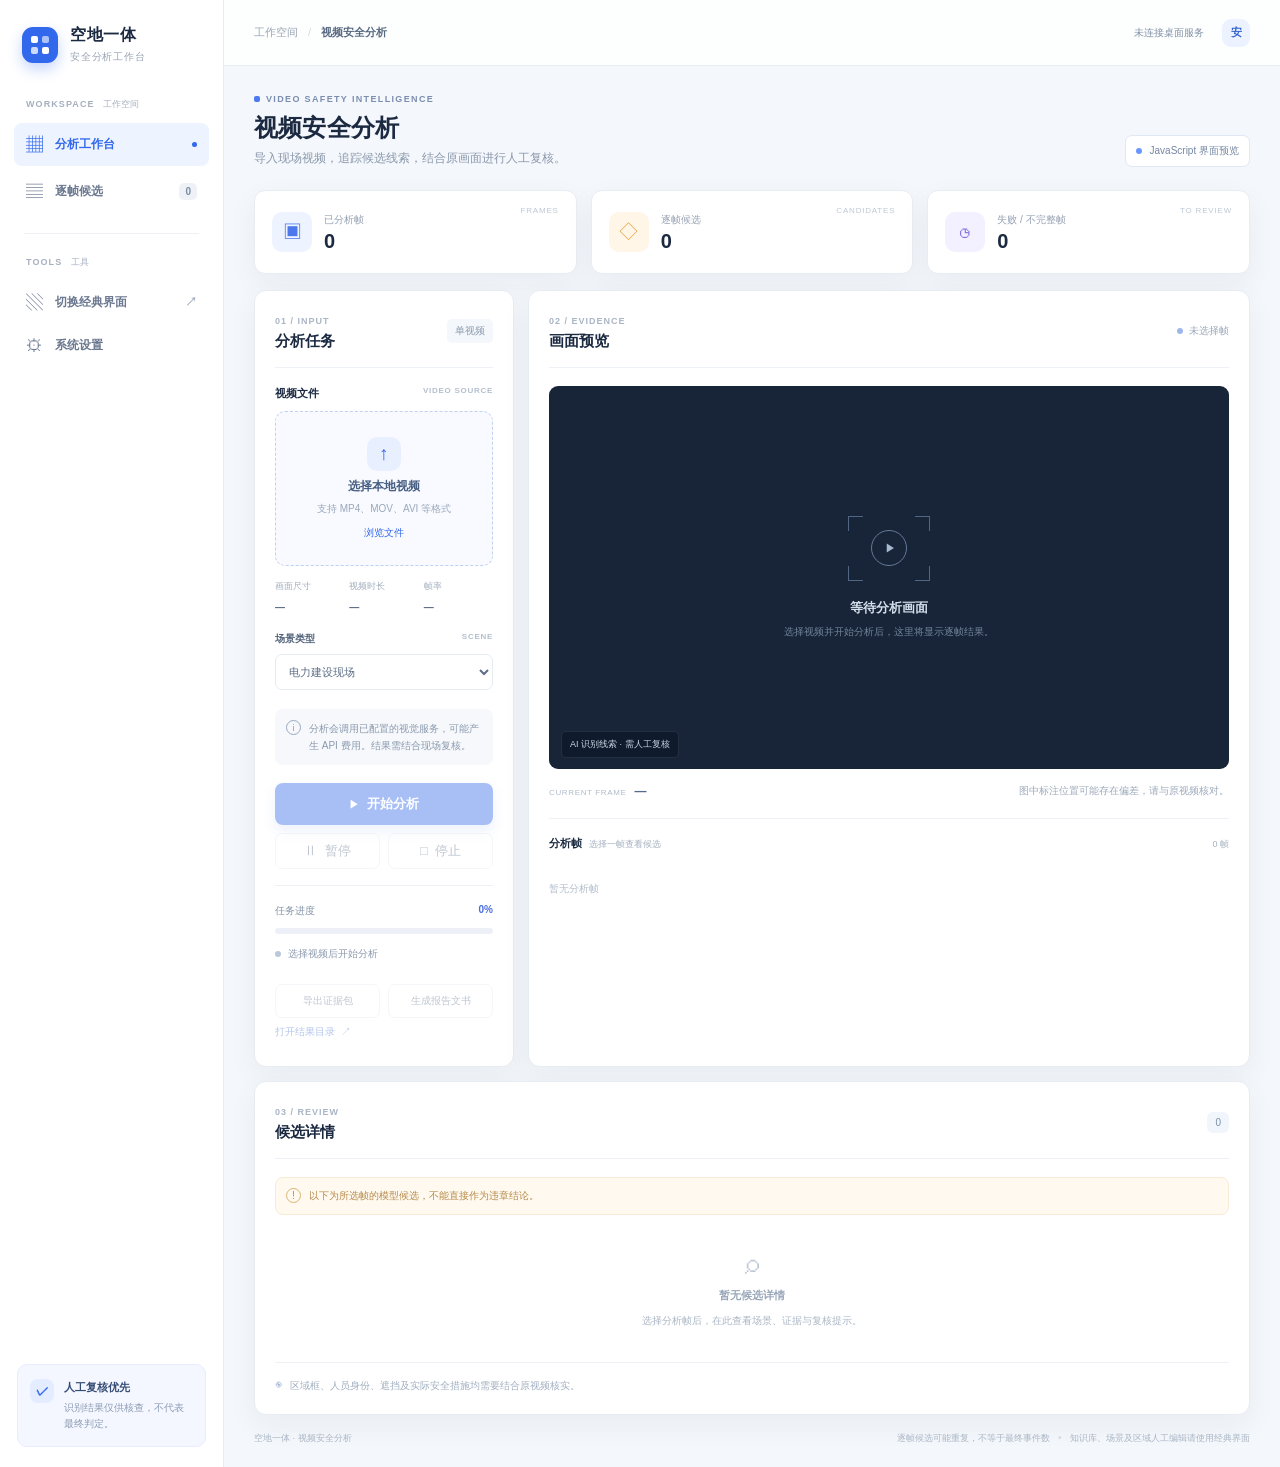
<file: ui/web/index.html>
<!doctype html>
<html lang="zh-CN">
<head>
  <meta charset="utf-8">
  <meta name="viewport" content="width=device-width, initial-scale=1">
  <meta http-equiv="Content-Security-Policy" content="default-src 'none'; script-src 'self' qrc:; style-src 'self'; img-src data:; connect-src 'none'; object-src 'none'; base-uri 'none'; form-action 'none'">
  <title>施工视频安全分析 · 工作台</title>
  <link rel="stylesheet" href="styles.css">
  <script defer src="qrc:///qtwebchannel/qwebchannel.js"></script>
  <script defer src="view_model.js"></script>
  <script defer src="app.js"></script>
</head>
<body>
  <div class="app-shell">
    <aside class="sidebar" aria-label="主导航">
      <div class="brand">
        <div class="brand-mark" aria-hidden="true"><span></span><span></span><span></span><span></span></div>
        <div><strong>空地一体</strong><small>安全分析工作台</small></div>
      </div>
      <div class="nav-caption">WORKSPACE <span>工作空间</span></div>
      <nav class="navigation">
        <button class="nav-item active" data-scroll="workspace" type="button"><span class="nav-symbol">▦</span>分析工作台<span class="nav-dot"></span></button>
        <button class="nav-item" data-scroll="review" type="button"><span class="nav-symbol">▤</span>逐帧候选<span id="sidebar-count" class="nav-count">0</span></button>
      </nav>
      <div class="sidebar-divider"></div>
      <div class="nav-caption">TOOLS <span>工具</span></div>
      <button id="legacy" class="nav-item" type="button"><span class="nav-symbol">▧</span>切换经典界面<span class="nav-arrow">↗</span></button>
      <button id="settings" class="nav-item" type="button"><span class="nav-symbol">⚙</span>系统设置</button>
      <div class="sidebar-bottom">
        <div class="safety-icon">✓</div>
        <div><strong>人工复核优先</strong><p>识别结果仅供核查，不代表最终判定。</p></div>
      </div>
    </aside>

    <main class="main-content" id="workspace">
      <header class="topbar">
        <div class="breadcrumb"><span>工作空间</span><span class="slash">/</span><strong>视频安全分析</strong></div>
        <div class="top-actions"><span id="bridge-status" class="connection"><i></i>正在连接界面</span><span class="avatar">安</span></div>
      </header>

      <section class="content">
        <div class="heading-row">
          <div><div class="eyebrow"><span class="eyebrow-dot"></span> VIDEO SAFETY INTELLIGENCE</div><h1>视频安全分析</h1><p>导入现场视频，追踪候选线索，结合原画面进行人工复核。</p></div>
          <div class="version-tag"><span class="version-pulse"></span> JavaScript 界面预览</div>
        </div>

        <div class="metrics" aria-label="当前任务统计">
          <div class="metric"><div class="metric-icon blue">▣</div><div><span>已分析帧</span><strong id="stat-frames">0</strong></div><small>FRAMES</small></div>
          <div class="metric"><div class="metric-icon amber">◇</div><div><span>逐帧候选</span><strong id="stat-candidates">0</strong></div><small>CANDIDATES</small></div>
          <div class="metric"><div class="metric-icon violet">◷</div><div><span>失败 / 不完整帧</span><strong id="stat-incomplete">0</strong></div><small>TO REVIEW</small></div>
        </div>

        <div class="work-grid">
          <section class="panel task-panel" aria-labelledby="task-title">
            <div class="panel-heading"><div><span class="section-index">01 / INPUT</span><h2 id="task-title">分析任务</h2></div><span class="panel-badge">单视频</span></div>
            <div class="section-rule"></div>
            <div class="field-label">视频文件 <span>VIDEO SOURCE</span></div>
            <button id="choose-video" class="upload" type="button">
              <span class="upload-icon">↑</span><strong id="video-name">选择本地视频</strong><span id="video-meta">支持 MP4、MOV、AVI 等格式</span><em>浏览文件</em>
            </button>
            <div class="source-facts"><div><span>画面尺寸</span><strong id="video-size">—</strong></div><div><span>视频时长</span><strong id="video-duration">—</strong></div><div><span>帧率</span><strong id="video-fps">—</strong></div></div>
            <label class="scene-label" for="scene">场景类型 <span>SCENE</span></label>
            <select id="scene" class="scene-select"><option>电力建设现场</option><option>电力检修现场</option><option>变电站作业</option><option>输电线路作业</option><option>配电作业</option><option>电缆井作业</option><option>通用安全检查</option></select>
            <div class="task-note"><span class="note-icon">i</span><p>分析会调用已配置的视觉服务，可能产生 API 费用。结果需结合现场复核。</p></div>
            <div class="controls"><button id="start" class="primary-btn" type="button" disabled><span>▶</span>开始分析</button><div class="secondary-controls"><button id="pause" type="button" disabled>Ⅱ&nbsp; 暂停</button><button id="stop" type="button" disabled>□&nbsp; 停止</button></div></div>
            <div class="section-rule"></div>
            <div class="progress-heading"><span>任务进度</span><strong id="progress-number">0%</strong></div>
            <div class="progress-track"><div id="progress-bar" class="progress-fill"></div></div>
            <div class="task-status"><span id="status-dot" class="status-dot"></span><span id="status-message" aria-live="polite">选择视频后开始分析</span></div>
            <div class="export-controls"><button id="export-evidence" type="button" disabled>导出证据包</button><button id="export-notice" type="button" disabled>生成报告文书</button></div>
            <button id="open-output" class="text-link" type="button" disabled>打开结果目录 <span>↗</span></button>
          </section>

          <section class="panel canvas-panel" aria-labelledby="preview-title">
            <div class="panel-heading"><div><span class="section-index">02 / EVIDENCE</span><h2 id="preview-title">画面预览</h2></div><div class="frame-indicator"><span></span><span id="frame-label">未选择帧</span></div></div>
            <div class="section-rule"></div>
            <div class="preview-stage"><img id="preview-image" alt="选中视频帧的候选标注画面" hidden><div id="preview-empty" class="preview-empty"><div class="preview-graphic"><span class="corner tl"></span><span class="corner tr"></span><span class="corner bl"></span><span class="corner br"></span><span class="play-triangle">▶</span></div><strong>等待分析画面</strong><p>选择视频并开始分析后，这里将显示逐帧结果。</p></div><div class="preview-disclaimer">AI 识别线索 · 需人工复核</div></div>
            <div class="preview-footer"><div><span class="footer-label">CURRENT FRAME</span><strong id="selected-time">—</strong></div><p>图中标注位置可能存在偏差，请与原视频核对。</p></div>
            <div class="timeline-heading"><div><strong>分析帧</strong><span>选择一帧查看候选</span></div><span id="frame-total">0 帧</span></div>
            <div id="frame-list" class="frame-list"><div class="frame-empty">暂无分析帧</div></div>
          </section>

          <section id="review" class="panel review-panel" aria-labelledby="review-title">
            <div class="panel-heading"><div><span class="section-index">03 / REVIEW</span><h2 id="review-title">候选详情</h2></div><span class="review-count" id="selected-count">0</span></div>
            <div class="section-rule"></div>
            <div class="review-banner"><span>!</span><p>以下为所选帧的模型候选，不能直接作为违章结论。</p></div>
            <div id="candidate-list" class="candidate-list"><div class="candidate-empty"><span>⌕</span><strong>暂无候选详情</strong><p>选择分析帧后，在此查看场景、证据与复核提示。</p></div></div>
            <div class="review-foot"><span class="review-foot-icon">◉</span><p>区域框、人员身份、遮挡及实际安全措施均需要结合原视频核实。</p></div>
          </section>
        </div>
        <footer class="page-footer"><span>空地一体 · 视频安全分析</span><span>逐帧候选可能重复，不等于最终事件数 <b>•</b> 知识库、场景及区域人工编辑请使用经典界面</span></footer>
      </section>
    </main>
  </div>
</body>
</html>
</file>
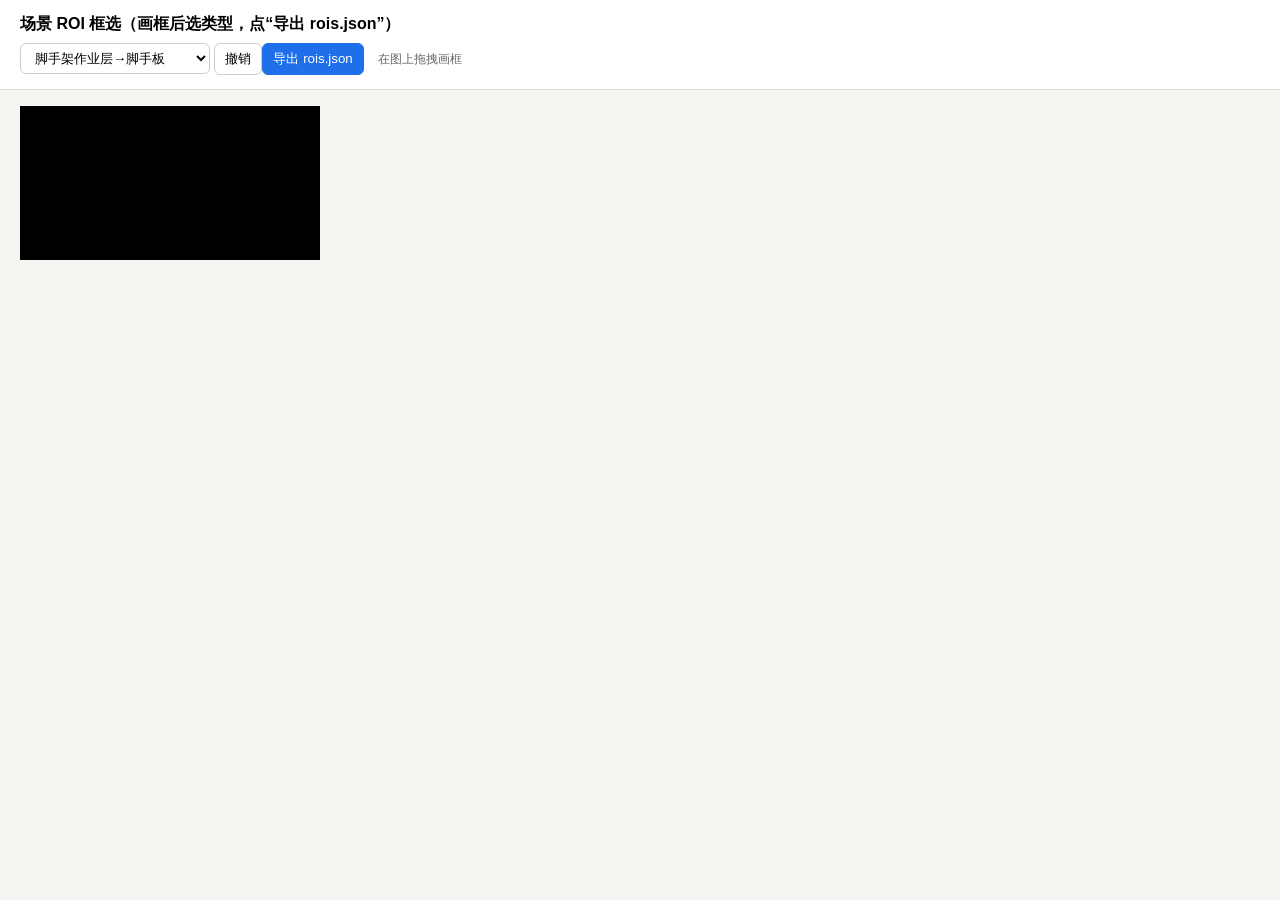
<file: ui/roi_editor_template.html>
<!DOCTYPE html><html lang="zh"><head><meta charset="utf-8"><title>场景 ROI 框选</title>
<style>body{margin:0;background:#f5f5f2;font-family:"Microsoft YaHei",sans-serif}
header{padding:14px 20px;background:#fff;border-bottom:1px solid #ddd;position:sticky;top:0;z-index:9}
h1{font-size:16px;margin:0 0 8px}button,select{padding:6px 10px;border:1px solid #ccc;border-radius:6px;background:#fff}
button.primary{background:#1f6feb;color:#fff;border-color:#1f6feb}
#wrap{position:relative;display:inline-block;margin:16px 20px;background:#000}
canvas{cursor:crosshair}
.tag{position:absolute;font-size:11px;color:#fff;background:#1f6feb;padding:1px 4px;border-radius:3px}
</style></head><body>
<header><h1>场景 ROI 框选（画框后选类型，点“导出 rois.json”）</h1>
<select id="t"><option value="scaffold">脚手架作业层→脚手板</option>
<option value="edge">楼层/屋面边缘→临边堆料</option>
<option value="cable">电缆走向→拖地/泡水</option>
<option value="overhead">机械/架体→外电线路距离</option></select>
<button id="undo">撤销</button><button class="primary" id="exp">导出 rois.json</button>
<span id="hint" style="margin-left:10px;color:#666;font-size:12px">在图上拖拽画框</span></header>
<div id="wrap"><canvas id="c"></canvas></div>
<script>
const IMG="[data-uri]"; const F="__FRAME__";
const img=new Image(),cv=document.getElementById('c'),ctx=cv.getContext('2d');
let rects=[],cur=null,scale=1;
img.onload=()=>{const maxW=Math.min(1200,img.width);scale=maxW/img.width;cv.width=img.width*scale;cv.height=img.height*scale;ctx.drawImage(img,0,0,cv.width,cv.height);};
img.src=IMG;
function redraw(){ctx.drawImage(img,0,0,cv.width,cv.height);ctx.lineWidth=2;ctx.font='13px sans-serif';
 for(const r of rects){ctx.strokeStyle=r.type==='scaffold'?'#1f6feb':r.type==='edge'?'#d97706':r.type==='cable'?'#7c3aed':'#dc2626';ctx.strokeRect(r.x,r.y,r.w,r.h);ctx.fillStyle=ctx.strokeStyle;ctx.fillText(r.type,r.x+2,r.y-4);}
 if(cur){ctx.strokeStyle='#0f9d58';ctx.strokeRect(cur.x,cur.y,cur.w,cur.h);}}
cv.onmousedown=e=>{const b=cv.getBoundingClientRect();cur={x:e.clientX-b.left,y:e.clientY-b.top,w:0,h:0};};
cv.onmousemove=e=>{if(!cur)return;const b=cv.getBoundingClientRect();cur.w=e.clientX-b.left-cur.x;cur.h=e.clientY-b.top-cur.y;redraw();};
cv.onmouseup=()=>{if(cur&&Math.abs(cur.w)>8&&Math.abs(cur.h)>8){const r={type:document.getElementById('t').value,x:Math.min(cur.x,cur.x+cur.w),y:Math.min(cur.y,cur.y+cur.h),w:Math.abs(cur.w),h:Math.abs(cur.h)};rects.push(r);}cur=null;redraw();};
document.getElementById('undo').onclick=()=>{rects.pop();redraw();};
document.getElementById('exp').onclick=()=>{const rois=rects.map(r=>({type:r.type,box:[Math.round(r.x/scale),Math.round(r.y/scale),Math.round((r.x+r.w)/scale),Math.round((r.y+r.h)/scale)]}));
 const data={video:"__VID__",frame:F,rois};const a=document.createElement('a');a.href=URL.createObjectURL(new Blob([JSON.stringify(data,null,2)],{type:'application/json'}));a.download='rois.json';a.click();};
</script></body></html>
</file>
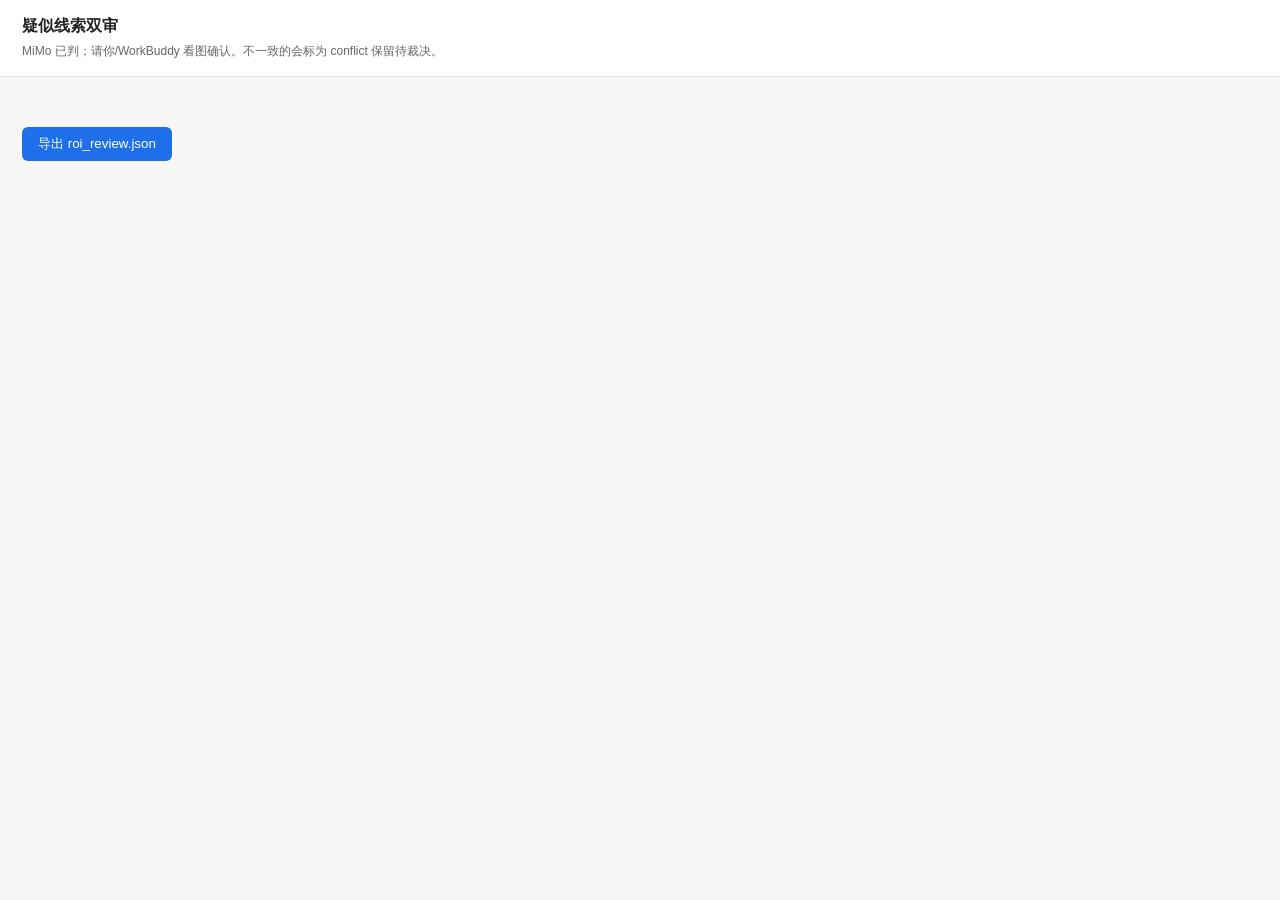
<file: ui/roi_review_template.html>
<!DOCTYPE html><html lang="zh"><head><meta charset="utf-8"><title>疑似线索双审</title>
<style>body{margin:0;background:#f6f6f4;font-family:"Microsoft YaHei",sans-serif;color:#222}
header{padding:16px 22px;background:#fff;border-bottom:1px solid #e5e5e0}
h1{font-size:16px;margin:0 0 6px}.sub{font-size:12px;color:#666}
.grid{display:grid;grid-template-columns:repeat(auto-fill,minmax(320px,1fr));gap:14px;padding:18px 22px}
.card{background:#fff;border:1px solid #e5e5e0;border-radius:10px;overflow:hidden}
.card img{width:100%;height:220px;object-fit:cover;display:block}
.body{padding:10px 12px}.t{font-size:14px;font-weight:600}.m{font-size:12px;color:#666;margin:4px 0 10px}
.btns{display:flex;gap:8px}button{flex:1;padding:6px;border:1px solid #ccc;border-radius:6px;background:#fff;cursor:pointer}
button.sel-ok{background:#1a7f37;color:#fff;border-color:#1a7f37}button.sel-no{background:#c62828;color:#fff;border-color:#c62828}
footer{padding:14px 22px}button.exp{padding:8px 16px;background:#1f6feb;color:#fff;border:none;border-radius:6px}
</style></head><body>
<header><h1>疑似线索双审</h1><div class="sub">MiMo 已判；请你/WorkBuddy 看图确认。不一致的会标为 conflict 保留待裁决。</div></header>
<div class="grid" id="g"></div><footer><button class="exp" id="exp">导出 roi_review.json</button></footer>
<script>
const D=__DATA__; const ans={};
const g=document.getElementById('g');
for(const d of D){
  const el=document.createElement('div');el.className='card';
  el.innerHTML=`<img src="${d.img}"><div class="body"><div class="t">${d.title}</div>
   <div class="m">MiMo：${d.state}（${d.votes}）· ${d.frame}</div>
   <div class="btns"><button data-k="${d.key}" data-v="agree">同意</button>
   <button data-k="${d.key}" data-v="disagree">不同意</button></div></div>`;
  g.appendChild(el);
}
document.querySelectorAll('button[data-v]').forEach(b=>b.onclick=()=>{
  const k=b.dataset.k,v=b.dataset.v; ans[k]=v;
  b.parentElement.querySelectorAll('button').forEach(x=>x.classList.remove('sel-ok','sel-no'));
  b.classList.add(v==='agree'?'sel-ok':'sel-no');
});
document.getElementById('exp').onclick=()=>{
  const a=document.createElement('a');a.href=URL.createObjectURL(new Blob([JSON.stringify(ans,null,2)],{type:'application/json'}));
  a.download='roi_review.json';a.click();};
</script></body></html>
</file>
<file: ui/web/styles.css>
:root {
  --navy:#172640;
  --ink:#1b2941;
  --muted:#8793a6;
  --line:#e8edf4;
  --bg:#f4f7fb;
  --blue:#3268ec;
  --blue-dark:#2856cf;
  --shadow:0 10px 30px rgba(35,57,94,.055)
}
.scene-label {
  display:block;
  font-size:10px;
  font-weight:700;
  color:#53637b;
  margin-top:18px;
  margin-bottom:8px
}
.scene-label span {
  float:right;
  color:#b3bfce;
  font-size:8px;
  letter-spacing:.09em
}
.scene-select {
  height:36px;
  width:100%;
  border:1px solid #e5ebf3;
  border-radius:7px;
  background:#fff;
  color:#5d6e86;
  padding:0 9px;
  font:inherit;
  font-size:11px
}
.scene-select:disabled {
  opacity:.55
}
.export-controls {
  display:grid;
  grid-template-columns:1fr 1fr;
  gap:8px;
  margin-top:8px
}
.export-controls button {
  height:34px;
  border:1px solid #e5ebf3;
  border-radius:7px;
  background:#fff;
  color:#687a93;
  font-size:10px
}
.candidate-card h3,.candidate-location,#status-message {
  overflow-wrap:anywhere;
  min-width:0
}
* {
  box-sizing:border-box
}
html {
  scroll-behavior:smooth
}
body {
  margin:0;
  background:var(--bg);
  font-family:"Microsoft YaHei","Segoe UI",sans-serif;
  color:var(--ink);
  font-size:13px
}
button {
  font:inherit;
  cursor:pointer
}
button:disabled {
  cursor:not-allowed;
  opacity:.42
}
[hidden] {
  display:none!important
}
.app-shell {
  min-height:100vh;
  display:flex
}
.sidebar {
  width:224px;
  flex:none;
  background:#fff;
  border-right:1px solid #e7ecf4;
  display:flex;
  flex-direction:column;
  min-height:100vh;
  padding:25px 14px 20px
}
.brand {
  display:flex;
  align-items:center;
  gap:12px;
  padding:0 8px 34px
}
.brand strong {
  display:block;
  font-size:16px;
  letter-spacing:.04em
}
.brand small {
  display:block;
  color:#99a4b4;
  font-size:10px;
  margin-top:4px;
  letter-spacing:.08em
}
.brand-mark {
  width:36px;
  height:36px;
  border-radius:11px;
  background:#3268ec;
  display:grid;
  grid-template-columns:repeat(2,7px);
  grid-template-rows:repeat(2,7px);
  gap:4px;
  place-content:center;
  box-shadow:0 6px 14px rgba(50,104,236,.28)
}
.brand-mark span {
  background:white;
  border-radius:2px
}
.brand-mark span:nth-child(2) {
  opacity:.6
}
.brand-mark span:nth-child(3) {
  opacity:.75
}
.nav-caption {
  font-size:9px;
  font-weight:700;
  color:#a6b0bf;
  letter-spacing:.12em;
  padding:0 12px;
  margin-bottom:12px
}
.nav-caption span {
  font-weight:400;
  letter-spacing:0;
  margin-left:5px
}
.navigation {
  display:flex;
  flex-direction:column;
  gap:4px
}
.nav-item {
  width:100%;
  border:0;
  background:transparent;
  color:#6b7890;
  text-align:left;
  height:43px;
  border-radius:8px;
  padding:0 12px;
  display:flex;
  align-items:center;
  gap:12px;
  font-size:12px;
  font-weight:600
}
.nav-item:hover:not(:disabled) {
  background:#f4f7fc
}
.nav-item.active {
  background:#edf3ff;
  color:#3268ec
}
.nav-symbol {
  width:17px;
  text-align:center;
  font-size:17px;
  font-weight:400
}
.nav-dot {
  width:5px;
  height:5px;
  border-radius:100%;
  background:#3268ec;
  margin-left:auto
}
.nav-count {
  margin-left:auto;
  color:#7b8ca5;
  font-size:10px;
  background:#eef2f7;
  padding:3px 6px;
  border-radius:5px
}
.nav-arrow {
  margin-left:auto;
  color:#a5afbf
}
.sidebar-divider {
  height:1px;
  background:#edf0f5;
  margin:20px 10px 22px
}
.sidebar-bottom {
  margin:auto 3px 0;
  padding:14px 12px;
  background:#f4f7ff;
  border:1px solid #e7edff;
  border-radius:10px;
  display:flex;
  gap:10px
}
.safety-icon {
  height:24px;
  width:24px;
  line-height:24px;
  text-align:center;
  border-radius:8px;
  background:#e4ecff;
  color:#3268ec;
  font-weight:700;
  flex:none
}
.sidebar-bottom strong {
  font-size:11px;
  color:#344c74
}
.sidebar-bottom p {
  font-size:10px;
  color:#8d9cb4;
  line-height:1.6;
  margin:5px 0 0
}
.main-content {
  flex:1;
  min-width:0
}
.topbar {
  height:66px;
  background:rgba(255,255,255,.85);
  border-bottom:1px solid #e8edf4;
  display:flex;
  align-items:center;
  justify-content:space-between;
  padding:0 30px
}
.breadcrumb {
  color:#99a4b4;
  font-size:11px
}
.breadcrumb strong {
  color:#586982;
  font-weight:600
}
.slash {
  padding:0 10px;
  color:#d2d9e3
}
.top-actions {
  display:flex;
  align-items:center;
  gap:18px
}
.connection {
  font-size:10px;
  color:#8090a6;
  display:flex;
  align-items:center;
  gap:7px
}
.connection i {
  width:6px;
  height:6px;
  background:#50bd88;
  border-radius:50%
}
.avatar {
  width:28px;
  height:28px;
  display:grid;
  place-items:center;
  border-radius:9px;
  background:#ecf2ff;
  color:#3666cd;
  font-size:11px;
  font-weight:700
}
.content {
  max-width:1850px;
  margin:auto;
  padding:28px 30px 22px
}
.heading-row {
  display:flex;
  align-items:flex-end;
  justify-content:space-between;
  margin-bottom:23px
}
.eyebrow {
  font-size:9px;
  letter-spacing:.15em;
  font-weight:800;
  color:#7b8eae;
  display:flex;
  align-items:center;
  gap:6px
}
.eyebrow-dot {
  width:6px;
  height:6px;
  background:#4d7af1;
  border-radius:2px
}
.heading-row h1 {
  font-size:24px;
  letter-spacing:.01em;
  margin:8px 0 7px;
  line-height:1.3
}
.heading-row p {
  margin:0;
  color:#8a98ab;
  font-size:12px
}
.version-tag {
  border:1px solid #e0e8f6;
  color:#7486a3;
  background:#fff;
  padding:8px 10px;
  border-radius:7px;
  font-size:10px
}
.version-pulse {
  display:inline-block;
  width:6px;
  height:6px;
  border-radius:50%;
  background:#6c96ff;
  margin-right:5px
}
.metrics {
  display:grid;
  grid-template-columns:repeat(3,1fr);
  gap:14px;
  margin-bottom:16px
}
.metric {
  height:84px;
  border:1px solid #e8edf4;
  border-radius:11px;
  background:white;
  display:flex;
  align-items:center;
  padding:15px 17px;
  gap:12px;
  box-shadow:var(--shadow)
}
.metric-icon {
  height:40px;
  width:40px;
  border-radius:10px;
  display:grid;
  place-items:center;
  font-size:19px
}
.metric-icon.blue {
  background:#edf3ff;
  color:#4d78ec
}
.metric-icon.amber {
  background:#fff6e8;
  color:#e5a03c
}
.metric-icon.violet {
  background:#f3f0ff;
  color:#8a76df
}
.metric span {
  display:block;
  color:#94a0b2;
  font-size:10px
}
.metric strong {
  display:block;
  font-size:20px;
  margin-top:4px;
  line-height:1;
  font-family:"Segoe UI",sans-serif
}
.metric>small {
  font-size:8px;
  color:#bec8d5;
  letter-spacing:.1em;
  margin-left:auto;
  align-self:flex-start
}
.work-grid {
  display:grid;
  grid-template-columns:280px minmax(380px,1fr) 295px;
  gap:14px;
  align-items:stretch
}
.panel {
  min-width:0;
  border:1px solid #e7ecf3;
  background:#fff;
  border-radius:12px;
  box-shadow:var(--shadow);
  padding:20px
}
.panel-heading {
  display:flex;
  justify-content:space-between;
  align-items:center;
  min-height:40px
}
.section-index {
  color:#aab6c6;
  font-size:9px;
  letter-spacing:.11em;
  font-weight:700
}
.panel-heading h2 {
  font-size:15px;
  margin:5px 0 0
}
.panel-badge {
  color:#8b9bb0;
  background:#f4f7fb;
  padding:5px 8px;
  border-radius:5px;
  font-size:10px
}
.section-rule {
  height:1px;
  background:#edf1f6;
  margin:16px 0 18px
}
.field-label {
  font-size:11px;
  font-weight:700;
  margin-bottom:10px
}
.field-label span {
  float:right;
  color:#b3bfce;
  font-size:8px;
  letter-spacing:.09em
}
.upload {
  width:100%;
  min-height:155px;
  padding:17px 12px;
  background:#f8faff;
  border:1px dashed #bfd0f1;
  border-radius:10px;
  display:flex;
  flex-direction:column;
  align-items:center;
  justify-content:center;
  gap:7px;
  color:#475e83
}
.upload:hover:not(:disabled) {
  border-color:#7097f3;
  background:#f2f6ff
}
.upload-icon {
  height:34px;
  width:34px;
  border-radius:10px;
  display:grid;
  place-items:center;
  background:#e8efff;
  color:#3268ec;
  font-size:19px
}
.upload strong {
  max-width:100%;
  overflow:hidden;
  text-overflow:ellipsis;
  white-space:nowrap;
  font-size:12px
}
.upload>span:not(.upload-icon) {
  font-size:10px;
  color:#9aa8bb
}
.upload em {
  font-size:10px;
  font-style:normal;
  color:#3268ec;
  margin-top:3px
}
.source-facts {
  display:grid;
  grid-template-columns:repeat(3,1fr);
  gap:5px;
  margin-top:14px
}
.source-facts div {
  min-width:0
}
.source-facts span {
  display:block;
  color:#a2aebd;
  font-size:9px;
  margin-bottom:6px
}
.source-facts strong {
  font-family:"Segoe UI",sans-serif;
  font-size:10px;
  color:#5d6e86;
  white-space:nowrap
}
.task-note {
  display:flex;
  gap:8px;
  background:#f6f8fc;
  border-radius:8px;
  padding:11px;
  margin-top:19px
}
.note-icon {
  width:15px;
  height:15px;
  line-height:15px;
  text-align:center;
  border:1px solid #9aaac1;
  border-radius:50%;
  font-size:9px;
  color:#8a9bb3;
  flex:none
}
.task-note p {
  color:#8b9aae;
  font-size:10px;
  line-height:1.7;
  margin:0
}
.controls {
  margin-top:18px
}
.primary-btn {
  width:100%;
  height:42px;
  border:0;
  border-radius:8px;
  background:#3268ec;
  color:white;
  font-weight:700;
  box-shadow:0 6px 12px rgba(50,104,236,.2)
}
.primary-btn:hover:not(:disabled) {
  background:#2856cf
}
.primary-btn span {
  font-size:10px;
  margin-right:8px
}
.secondary-controls {
  display:grid;
  grid-template-columns:1fr 1fr;
  gap:8px;
  margin-top:8px
}
.secondary-controls button {
  height:36px;
  border:1px solid #e5ebf3;
  background:white;
  border-radius:7px;
  color:#687a93
}
.progress-heading {
  display:flex;
  justify-content:space-between;
  font-size:10px;
  color:#8493a7
}
.progress-heading strong {
  font-family:"Segoe UI",sans-serif;
  color:#476ce0
}
.progress-track {
  height:6px;
  background:#edf1f7;
  border-radius:10px;
  margin-top:10px;
  overflow:hidden
}
.progress-fill {
  height:100%;
  width:0;
  background:#5380f3;
  border-radius:10px;
  transition:width .2s
}
.task-status {
  display:flex;
  gap:7px;
  align-items:flex-start;
  margin-top:12px;
  color:#8c9aae;
  font-size:10px;
  line-height:1.6;
  min-height:30px
}
.status-dot {
  width:6px;
  height:6px;
  border-radius:50%;
  background:#bbc8d9;
  margin-top:5px;
  flex:none
}
.status-dot.running {
  background:#42b788
}
.status-dot.warning {
  background:#e99c46
}
.text-link {
  border:0;
  background:none;
  padding:7px 0;
  color:#4e77d9;
  font-size:10px
}
.text-link span {
  padding-left:3px
}
.frame-indicator {
  display:flex;
  gap:6px;
  align-items:center;
  color:#9ba8b9;
  font-size:10px
}
.frame-indicator>span:first-child {
  width:6px;
  height:6px;
  background:#9fb6ed;
  border-radius:50%
}
.canvas-panel {
  display:flex;
  flex-direction:column
}
.preview-stage {
  position:relative;
  min-height:305px;
  aspect-ratio:16/9;
  background:#182538;
  border-radius:9px;
  overflow:hidden;
  display:grid;
  place-items:center
}
.preview-stage img {
  width:100%;
  height:100%;
  position:absolute;
  inset:0;
  object-fit:contain
}
.preview-empty {
  color:#fff;
  display:flex;
  align-items:center;
  flex-direction:column
}
.preview-empty strong {
  font-size:13px;
  margin-top:18px;
  color:#d5dfec
}
.preview-empty p {
  font-size:10px;
  color:#718399;
  margin:8px 0 0
}
.preview-graphic {
  height:65px;
  width:82px;
  position:relative;
  display:grid;
  place-items:center
}
.corner {
  width:15px;
  height:15px;
  border-color:#7892b5;
  border-style:solid;
  position:absolute;
  opacity:.6
}
.tl {
  top:0;
  left:0;
  border-width:1px 0 0 1px
}
.tr {
  top:0;
  right:0;
  border-width:1px 1px 0 0
}
.bl {
  bottom:0;
  left:0;
  border-width:0 0 1px 1px
}
.br {
  bottom:0;
  right:0;
  border-width:0 1px 1px 0
}
.play-triangle {
  width:36px;
  height:36px;
  display:grid;
  place-items:center;
  border-radius:50%;
  border:1px solid #647a98;
  color:#a9bad0;
  padding-left:2px;
  font-size:11px
}
.preview-disclaimer {
  position:absolute;
  left:12px;
  bottom:11px;
  color:#c9d5e4;
  background:rgba(12,24,39,.68);
  border:1px solid rgba(207,222,242,.1);
  padding:6px 8px;
  border-radius:5px;
  font-size:9px
}
.preview-footer {
  display:flex;
  justify-content:space-between;
  align-items:center;
  margin:15px 0 20px
}
.preview-footer div {
  display:flex;
  gap:8px;
  align-items:baseline
}
.footer-label {
  font-size:8px;
  letter-spacing:.08em;
  color:#b0bccb
}
.preview-footer strong {
  font-family:"Segoe UI",sans-serif;
  color:#546b8b;
  font-size:12px
}
.preview-footer p {
  font-size:10px;
  color:#9ca9ba;
  margin:0;
  text-align:right
}
.timeline-heading {
  display:flex;
  justify-content:space-between;
  align-items:baseline;
  border-top:1px solid #eef2f6;
  padding-top:16px;
  margin-bottom:11px
}
.timeline-heading strong {
  font-size:11px
}
.timeline-heading span {
  font-size:9px;
  color:#a3afbf;
  margin-left:7px
}
.frame-list {
  max-height:210px;
  overflow:auto;
  display:grid;
  grid-template-columns:repeat(2,minmax(0,1fr));
  gap:7px;
  align-content:start
}
.frame-row {
  min-width:0;
  border:1px solid #edf1f6;
  border-radius:7px;
  background:white;
  display:flex;
  align-items:center;
  padding:8px;
  text-align:left;
  gap:8px
}
.frame-row:hover {
  border-color:#b8ccf8
}
.frame-row.selected {
  border-color:#9ebaf9;
  background:#f5f8ff
}
.frame-number {
  width:25px;
  height:25px;
  display:grid;
  place-items:center;
  border-radius:6px;
  background:#eff4ff;
  color:#6989d0;
  font-size:10px
}
.frame-detail {
  flex:1;
  min-width:0
}
.frame-detail strong,.frame-detail small {
  display:block;
  font-size:10px
}
.frame-detail small {
  color:#a4afbd;
  margin-top:3px
}
.frame-badge {
  font-size:9px;
  color:#8799b3;
  white-space:nowrap
}
.frame-badge.warn {
  color:#d58a3f
}
.frame-empty {
  padding:20px 0;
  color:#b1bdcc;
  font-size:10px
}
.review-panel {
  display:flex;
  flex-direction:column
}
.review-count {
  background:#f1f5fc;
  border-radius:6px;
  padding:5px 8px;
  font-size:10px;
  color:#7f91ac
}
.review-banner {
  background:#fff9ef;
  border:1px solid #f8ebd3;
  border-radius:8px;
  display:flex;
  gap:8px;
  padding:10px;
  color:#b58a4b
}
.review-banner>span {
  width:15px;
  height:15px;
  border:1px solid #d9b577;
  border-radius:50%;
  text-align:center;
  line-height:14px;
  flex:none;
  font-size:10px
}
.review-banner p {
  margin:0;
  font-size:10px;
  line-height:1.6
}
.candidate-list {
  max-height:440px;
  overflow:auto;
  padding:12px 0;
  flex:1
}
.candidate-empty {
  text-align:center;
  color:#aab6c5;
  padding:50px 8px
}
.candidate-empty span {
  display:block;
  color:#bec9d8;
  font-size:28px
}
.candidate-empty strong {
  display:block;
  color:#98a6b8;
  font-size:11px;
  margin:9px 0
}
.candidate-empty p {
  font-size:10px;
  line-height:1.8;
  margin:0
}
.candidate-card {
  padding:13px 12px;
  border:1px solid #eaf0f7;
  border-radius:8px;
  margin-bottom:9px
}
.candidate-top {
  display:flex;
  justify-content:space-between;
  align-items:center
}
.candidate-id {
  font-size:9px;
  color:#a1afc1
}
.candidate-tag {
  font-size:9px;
  color:#c08b42;
  background:#fff6e7;
  padding:4px 6px;
  border-radius:4px
}
.candidate-card h3 {
  font-size:12px;
  margin:10px 0;
  color:#364761;
  line-height:1.5
}
.candidate-location {
  font-size:10px;
  color:#6e86af;
  background:#f3f7ff;
  border-radius:4px;
  padding:6px 7px
}
.candidate-copy,.candidate-evidence {
  font-size:10px;
  color:#8391a4;
  line-height:1.75;
  overflow-wrap:anywhere
}
.candidate-label {
  font-size:9px;
  color:#a7b3c3
}
.candidate-warning {
  font-size:10px;
  color:#c28239;
  background:#fff8ec;
  padding:7px;
  border-radius:5px;
  margin-top:6px
}
.review-foot {
  border-top:1px solid #eef2f6;
  padding-top:14px;
  display:flex;
  gap:8px;
  color:#a1afc0
}
.review-foot-icon {
  color:#99add0
}
.review-foot p {
  font-size:10px;
  line-height:1.7;
  margin:0
}
.page-footer {
  display:flex;
  justify-content:space-between;
  color:#aab6c5;
  font-size:9px;
  margin-top:17px
}
.page-footer b {
  padding:0 6px;
  color:#d1d8e3
}
.candidate-source,.candidate-scope {
  color:#52647a;
  font-size:12px;
  line-height:1.6;
  margin:8px 0;
  overflow-wrap:anywhere
}
.candidate-details {
  border-top:1px solid #e5ebf2;
  margin-top:12px;
  padding-top:10px;
  overflow-wrap:anywhere
}
.candidate-details summary {
  color:#34506f;
  cursor:pointer;
  font-size:12px;
  line-height:1.7
}
.candidate-details summary:focus-visible {
  outline:2px solid #4078c0;
  outline-offset:3px
}
.candidate-field {
  margin:10px 0
}
.candidate-warning .candidate-evidence {
  margin:4px 0 0;
  color:inherit
}
@media(max-width:1300px) {
  .work-grid {
    grid-template-columns:260px minmax(360px,1fr)
  }
  .review-panel {
    grid-column:1/-1;
    min-height:190px
  }
  .candidate-list {
    max-height:280px
  }
  .candidate-empty {
    padding:20px
  }
  .preview-stage {
    min-height:270px
  }
  .page-footer span:last-child {
    max-width:70%;
    text-align:right
  }
}
@media(max-width:1080px) {
  .sidebar {
    width:190px
  }
  .content {
    padding:22px 20px
  }
  .topbar {
    padding:0 20px
  }
  .work-grid {
    grid-template-columns:240px minmax(320px,1fr)
  }
  .preview-footer {
    display:block
  }
  .preview-footer p {
    text-align:left;
    margin-top:7px
  }
}
</file>
